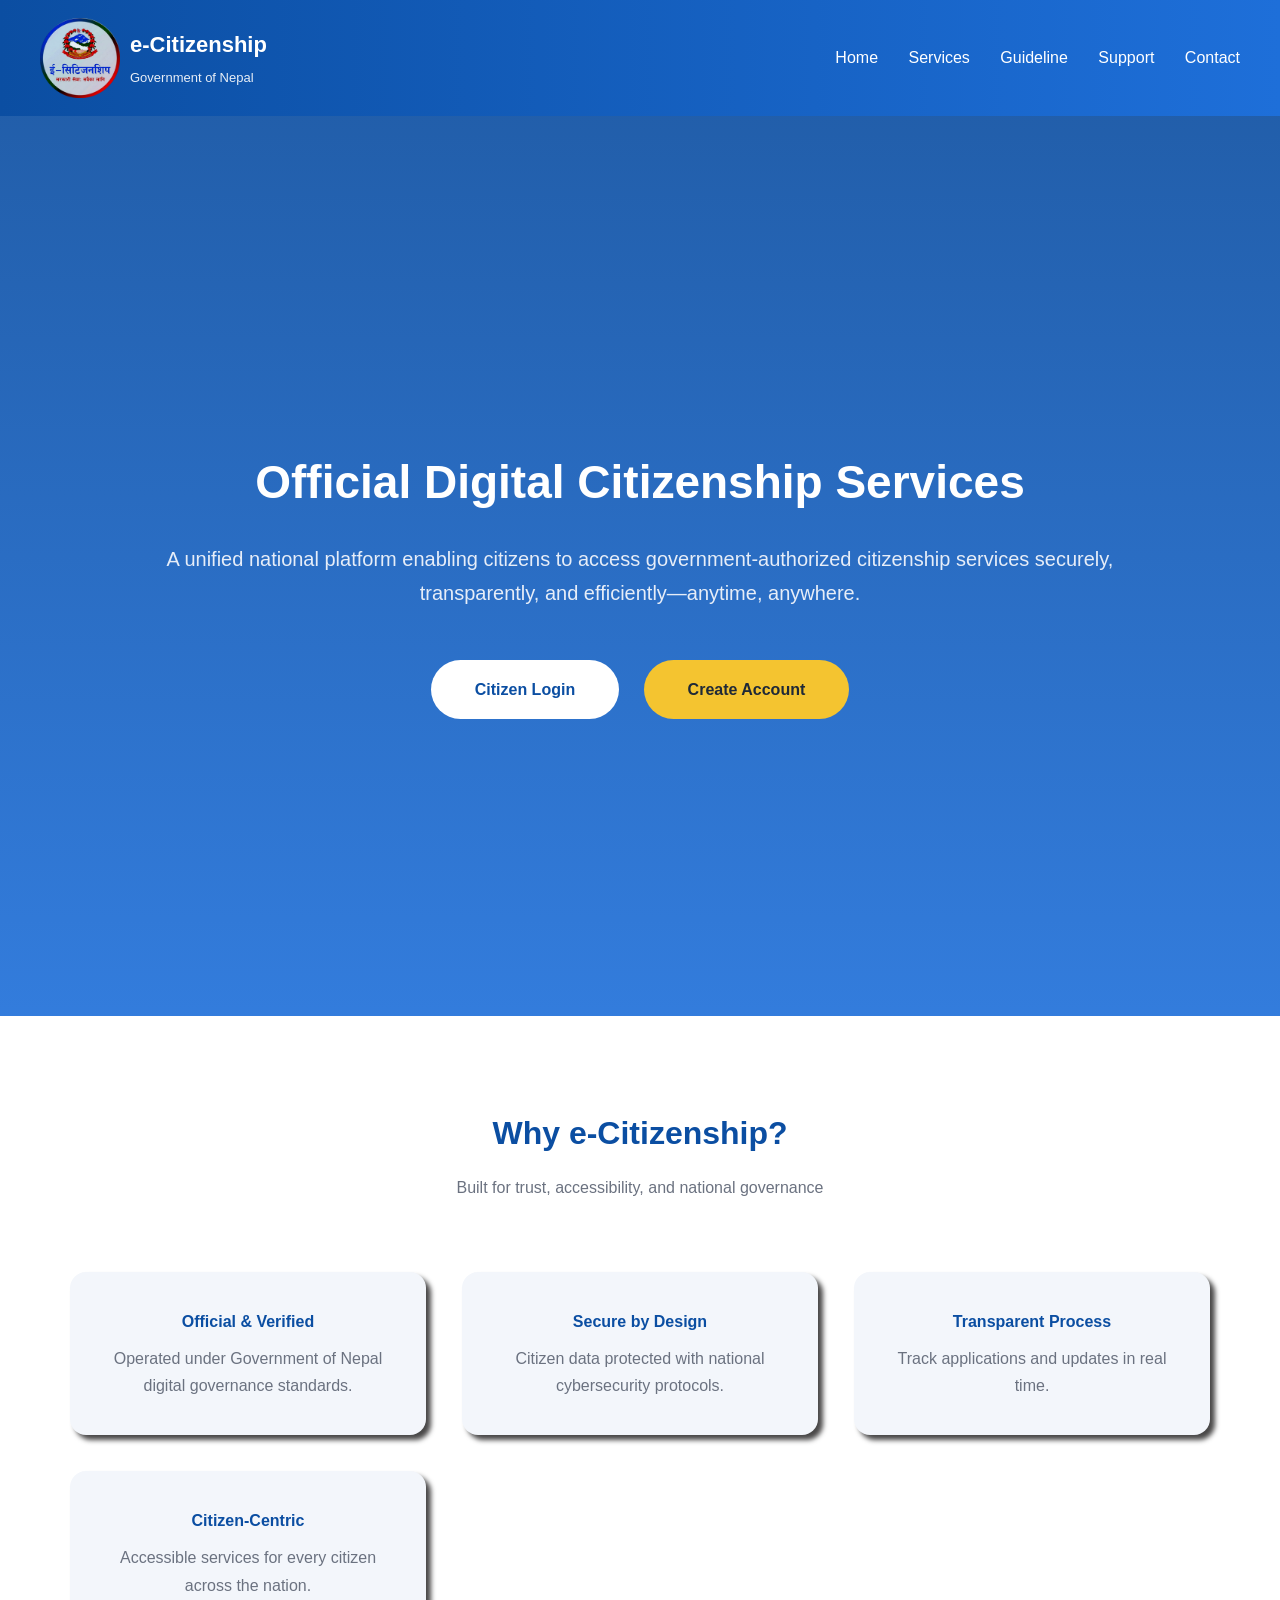
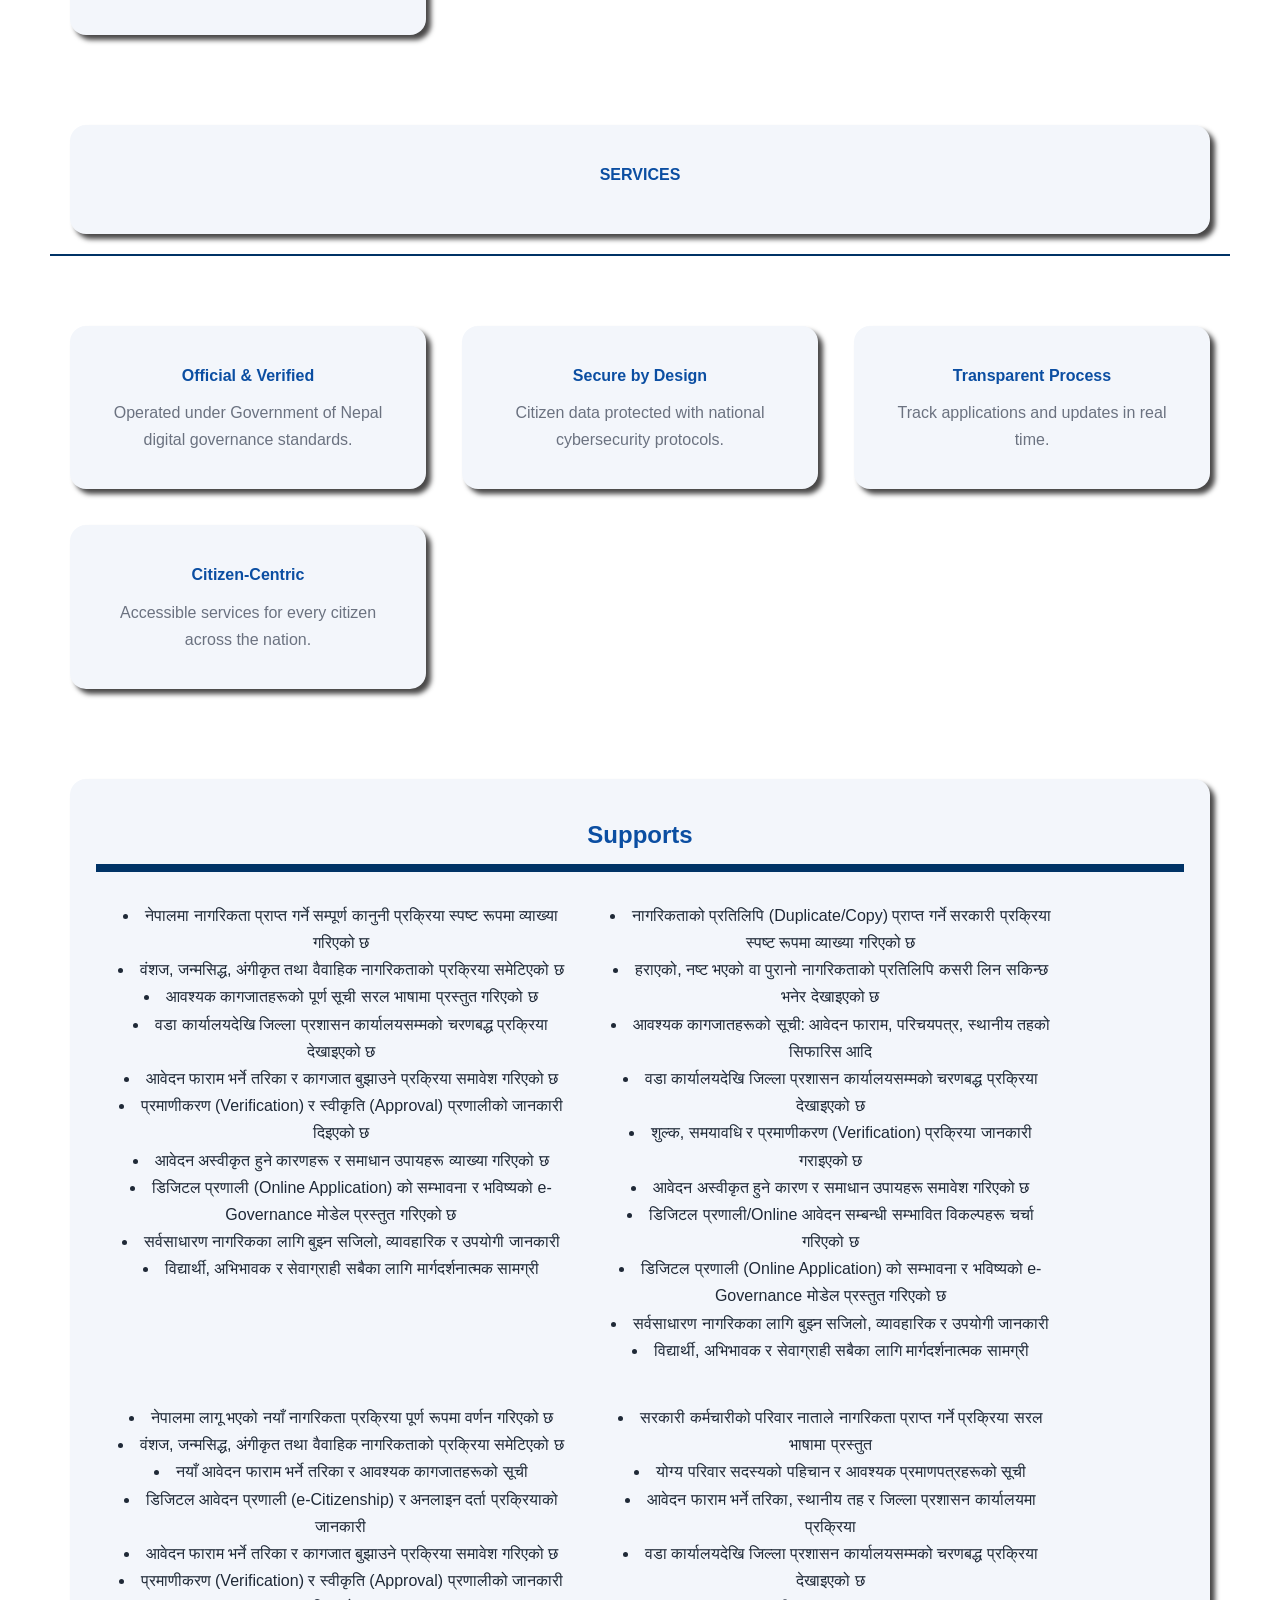
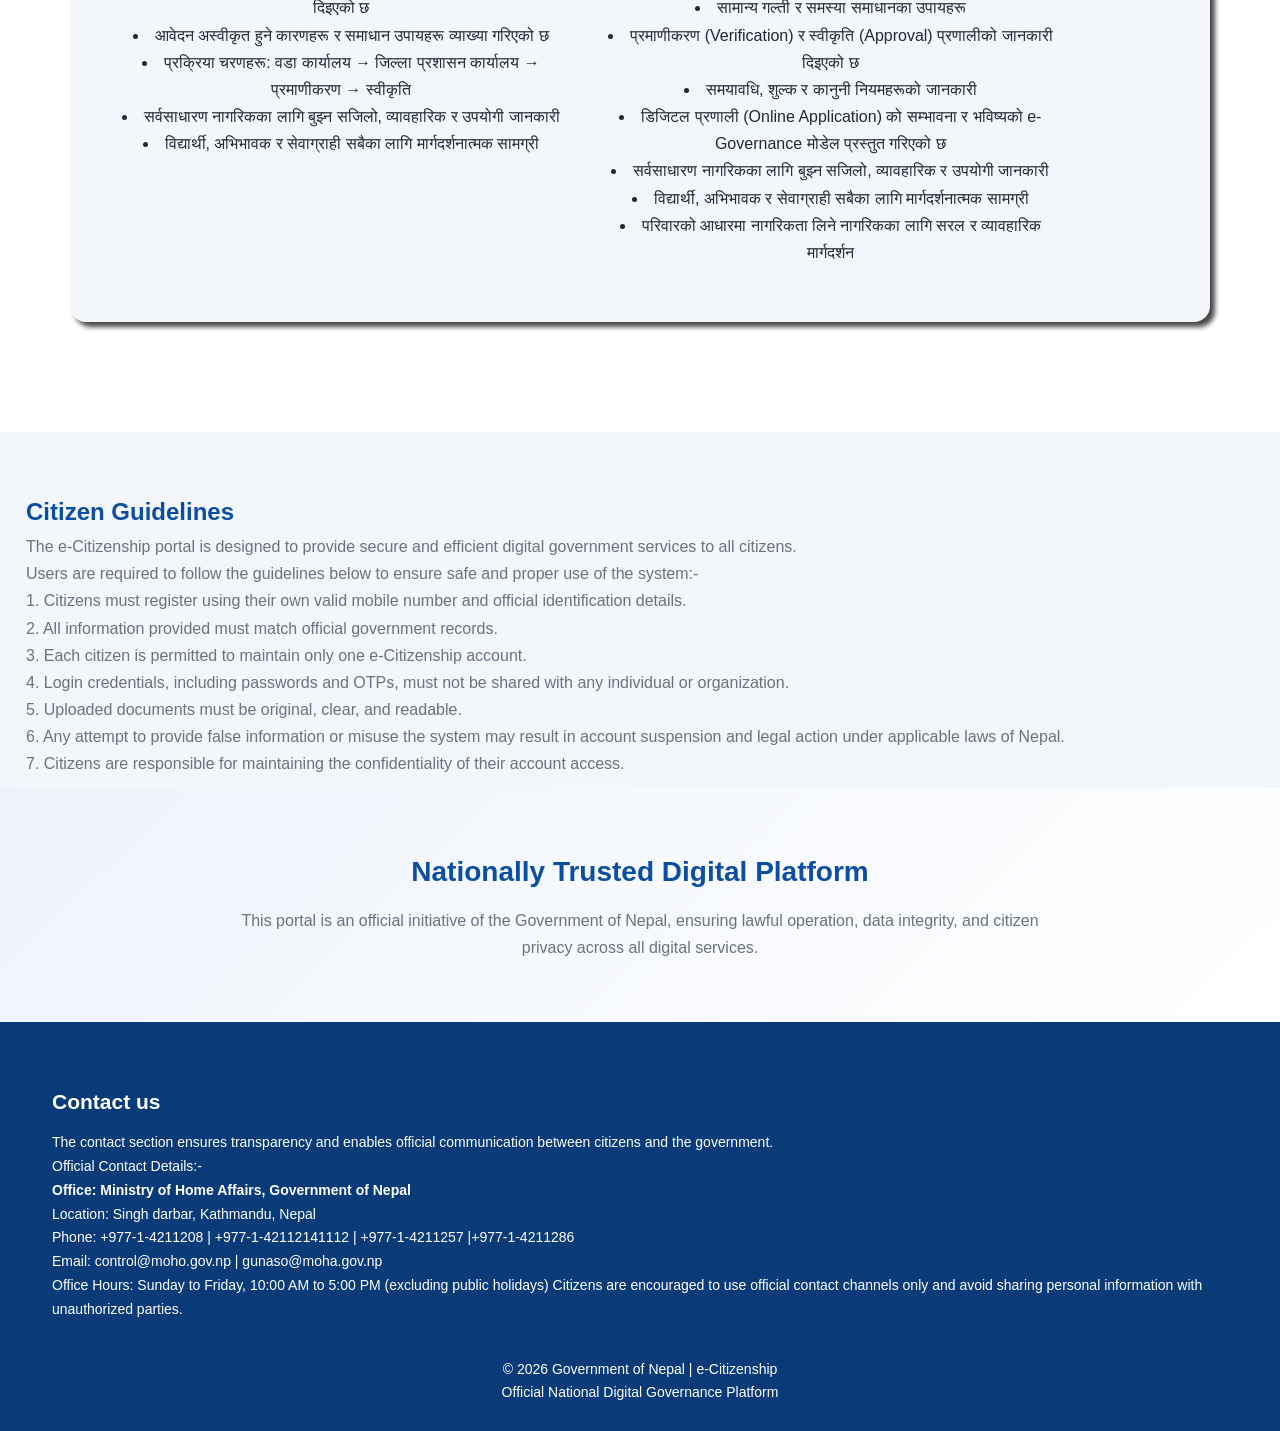
<file: Index.html>
<!DOCTYPE html>
<html lang="en">

<head>
  <meta charset="UTF-8">
  <title>E-Citizenship | Official Government Portal</title>
  <meta name="viewport" content="width=device-width, initial-scale=1.0">
  <link rel="stylesheet" href="style.css">
</head>

<body>
  <div class="loading">
        <div class="circle center">
            <div class="circle r1"></div>
        <div class="circle r2"></div>
    </div>
    </div>

  <header>
    <div class="logo-container">
      <img src="logo.png" class="logo">
      <div class="brand">
        <h1>e-Citizenship</h1>
        <span>Government of Nepal</span>
      </div>
    </div>
    <nav>
      <a href="#hero">Home</a>
      <a href="#features">Services</a>
      <a href="#guide">Guideline</a>
      <a href="#ram">Support</a>
      <a href="#footer">Contact</a>

    </nav>
  </header>

  <section class="hero" id="hero">
    <div>
      <h2>Official Digital Citizenship Services</h2>
      <p>
        A unified national platform enabling citizens to access
        government-authorized citizenship services securely,
        transparently, and efficiently—anytime, anywhere.
      </p>

      <div class="actions">
        <a href="login.html" class="btn btn-primary">Citizen Login</a>
        <a href="login.html" class="btn btn-secondary">Create Account</a>
      </div>
    </div>
  </section>

  <section class="features" id="features">
    <h3>Why e-Citizenship?</h3>
    <p>Built for trust, accessibility, and national governance</p>

    <div class="grid">
      <div class="feature">
        <h4>Official & Verified</h4>
        <p>Operated under Government of Nepal digital governance standards.</p>
      </div>
      <div class="feature">
        <h4>Secure by Design</h4>
        <p>Citizen data protected with national cybersecurity protocols.</p>
      </div>
      <div class="feature">
        <h4>Transparent Process</h4>
        <p>Track applications and updates in real time.</p>
      </div>
      <div class="feature">
        <h4>Citizen-Centric</h4>
        <p>Accessible services for every citizen across the nation.</p>
      </div>
    </div>

    <div class="grid" style="box-sizing: 23px; border-bottom:2px solid #003366;">
      <div class="feature">
        <h4>SERVICES</h4>
      </div>
    </div>
    <div class="grid">
      <div class="feature">
        <h4>Official & Verified</h4>
        <p>Operated under Government of Nepal digital governance standards.</p>
      </div>
      <div class="feature">
        <h4>Secure by Design</h4>
        <p>Citizen data protected with national cybersecurity protocols.</p>
      </div>
      <div class="feature">
        <h4>Transparent Process</h4>
        <p>Track applications and updates in real time.</p>
      </div>
      <div class="feature">
        <h4>Citizen-Centric</h4>
        <p>Accessible services for every citizen across the nation.</p>
      </div>
    </div>


    <div class="grid" id="ram">

      <div class="feature" id="sita">
        <div>
          <h4 style="border-bottom: 8px solid #003366; font-size: 1.5em; padding-top:0; 
          padding-bottom: 8px;">Supports</h4>
        </div>

        <div>

          <div class="youtube">
            <li>नेपालमा नागरिकता प्राप्त गर्ने सम्पूर्ण कानुनी प्रक्रिया स्पष्ट रूपमा व्याख्या गरिएको छ</li>
            <li> वंशज, जन्मसिद्ध, अंगीकृत तथा वैवाहिक नागरिकताको प्रक्रिया समेटिएको छ</li>
            <li> आवश्यक कागजातहरूको पूर्ण सूची सरल भाषामा प्रस्तुत गरिएको छ</li>
            <li> वडा कार्यालयदेखि जिल्ला प्रशासन कार्यालयसम्मको चरणबद्ध प्रक्रिया देखाइएको छ</li>
            <li> आवेदन फाराम भर्ने तरिका र कागजात बुझाउने प्रक्रिया समावेश गरिएको छ</li>
            <li> प्रमाणीकरण (Verification) र स्वीकृति (Approval) प्रणालीको जानकारी दिइएको छ</li>
            <li> आवेदन अस्वीकृत हुने कारणहरू र समाधान उपायहरू व्याख्या गरिएको छ</li>
            <li> डिजिटल प्रणाली (Online Application) को सम्भावना र भविष्यको e-Governance मोडेल प्रस्तुत गरिएको छ</li>
            <li> सर्वसाधारण नागरिकका लागि बुझ्न सजिलो, व्यावहारिक र उपयोगी जानकारी</li>
            <li>विद्यार्थी, अभिभावक र सेवाग्राही सबैका लागि मार्गदर्शनात्मक सामग्री</li>


          </div>
        </div>
        <div>


          <div class="youtube">
            <li>नागरिकताको प्रतिलिपि (Duplicate/Copy) प्राप्त गर्ने सरकारी प्रक्रिया स्पष्ट रूपमा व्याख्या गरिएको छ</li>
            <li>हराएको, नष्ट भएको वा पुरानो नागरिकताको प्रतिलिपि कसरी लिन सकिन्छ भनेर देखाइएको छ</li>
            <li> आवश्यक कागजातहरूको सूची: आवेदन फाराम, परिचयपत्र, स्थानीय तहको सिफारिस आदि</li>
            <li> वडा कार्यालयदेखि जिल्ला प्रशासन कार्यालयसम्मको चरणबद्ध प्रक्रिया देखाइएको छ</li>
            <li> शुल्क, समयावधि र प्रमाणीकरण (Verification) प्रक्रिया जानकारी गराइएको छ</li>
            <li> आवेदन अस्वीकृत हुने कारण र समाधान उपायहरू समावेश गरिएको छ</li>
            <li>डिजिटल प्रणाली/Online आवेदन सम्बन्धी सम्भावित विकल्पहरू चर्चा गरिएको छ</li>
            <li> डिजिटल प्रणाली (Online Application) को सम्भावना र भविष्यको e-Governance मोडेल प्रस्तुत गरिएको छ</li>
            <li> सर्वसाधारण नागरिकका लागि बुझ्न सजिलो, व्यावहारिक र उपयोगी जानकारी</li>
            <li>विद्यार्थी, अभिभावक र सेवाग्राही सबैका लागि मार्गदर्शनात्मक सामग्री</li>


          </div>

        </div>
        <div>


          <div class="youtube">
            <li>नेपालमा लागू भएको नयाँ नागरिकता प्रक्रिया पूर्ण रूपमा वर्णन गरिएको छ</li>
            <li> वंशज, जन्मसिद्ध, अंगीकृत तथा वैवाहिक नागरिकताको प्रक्रिया समेटिएको छ</li>
            <li> नयाँ आवेदन फाराम भर्ने तरिका र आवश्यक कागजातहरूको सूची</li>
            <li> डिजिटल आवेदन प्रणाली (e-Citizenship) र अनलाइन दर्ता प्रक्रियाको जानकारी</li>
            <li> आवेदन फाराम भर्ने तरिका र कागजात बुझाउने प्रक्रिया समावेश गरिएको छ</li>
            <li> प्रमाणीकरण (Verification) र स्वीकृति (Approval) प्रणालीको जानकारी दिइएको छ</li>
            <li> आवेदन अस्वीकृत हुने कारणहरू र समाधान उपायहरू व्याख्या गरिएको छ</li>
            <li> प्रक्रिया चरणहरू: वडा कार्यालय → जिल्ला प्रशासन कार्यालय → प्रमाणीकरण → स्वीकृति</li>
            <li> सर्वसाधारण नागरिकका लागि बुझ्न सजिलो, व्यावहारिक र उपयोगी जानकारी</li>
            <li>विद्यार्थी, अभिभावक र सेवाग्राही सबैका लागि मार्गदर्शनात्मक सामग्री</li>


          </div>
        </div>

        <div>


          <div class="youtube">
            <li>सरकारी कर्मचारीको परिवार नाताले नागरिकता प्राप्त गर्ने प्रक्रिया सरल भाषामा प्रस्तुत</li>
            <li> योग्य परिवार सदस्यको पहिचान र आवश्यक प्रमाणपत्रहरूको सूची</li>
            <li>आवेदन फाराम भर्ने तरिका, स्थानीय तह र जिल्ला प्रशासन कार्यालयमा प्रक्रिया</li>
            <li> वडा कार्यालयदेखि जिल्ला प्रशासन कार्यालयसम्मको चरणबद्ध प्रक्रिया देखाइएको छ</li>
            <li> सामान्य गल्ती र समस्या समाधानका उपायहरू</li>
            <li> प्रमाणीकरण (Verification) र स्वीकृति (Approval) प्रणालीको जानकारी दिइएको छ</li>
            <li>समयावधि, शुल्क र कानुनी नियमहरूको जानकारी</li>
            <li> डिजिटल प्रणाली (Online Application) को सम्भावना र भविष्यको e-Governance मोडेल प्रस्तुत गरिएको छ</li>
            <li> सर्वसाधारण नागरिकका लागि बुझ्न सजिलो, व्यावहारिक र उपयोगी जानकारी</li>
            <li>विद्यार्थी, अभिभावक र सेवाग्राही सबैका लागि मार्गदर्शनात्मक सामग्री</li>
            <li>परिवारको आधारमा नागरिकता लिने नागरिकका लागि सरल र व्यावहारिक मार्गदर्शन</li>


          </div>

        </div>


      </div>
    </div>

    </div>
  </section>
  <div class="guide" id="guide">
    <h2>Citizen Guidelines<span style="color:red"></span></h2>
    <p>The e-Citizenship portal is designed to provide secure and efficient digital government services to all
      citizens.<br>
      Users are required to follow the guidelines below to ensure safe and proper use of the system:-<br>

      1. Citizens must register using their own valid mobile number and official identification details.<br>

      2. All information provided must match official government records.<br>

      3. Each citizen is permitted to maintain only one e-Citizenship account.<br>

      4. Login credentials, including passwords and OTPs, must not be shared with any individual or organization.<br>

      5. Uploaded documents must be original, clear, and readable.<br>

      6. Any attempt to provide false information or misuse the system may result in account suspension and legal action
      under applicable laws of Nepal.<br>

      7. Citizens are responsible for maintaining the confidentiality of their account access.</p>
  </div>

  <section class="trust" id="trust">
    <h3>Nationally Trusted Digital Platform</h3>
    <p>
      This portal is an official initiative of the Government of Nepal,
      ensuring lawful operation, data integrity, and citizen privacy
      across all digital services.
    </p>
  </section>

  <footer id="footer">
    <div class="contact" id="contact">
      <h2>Contact us</h2>
      <br>
      <p>The contact section ensures transparency and enables official communication between citizens and the
        government.<br>
        Official Contact Details:-<br>
      <h4>Office: Ministry of Home Affairs, Government of Nepal</h4>
      Location: Singh darbar, Kathmandu, Nepal<br>
      Phone: +977-1-4211208 | +977-1-42112141112 | +977-1-4211257 |+977-1-4211286 <br>
      Email: control@moho.gov.np | gunaso@moha.gov.np<br>
      Office Hours: Sunday to Friday, 10:00 AM to 5:00 PM (excluding public holidays)
      Citizens are encouraged to use official contact channels only and avoid sharing personal information with
      unauthorized parties.</p>
    </div>

    © 2026 Government of Nepal | e-Citizenship
    <br>

    Official National Digital Governance Platform
    
  </footer>

</body>

</html>
</file>
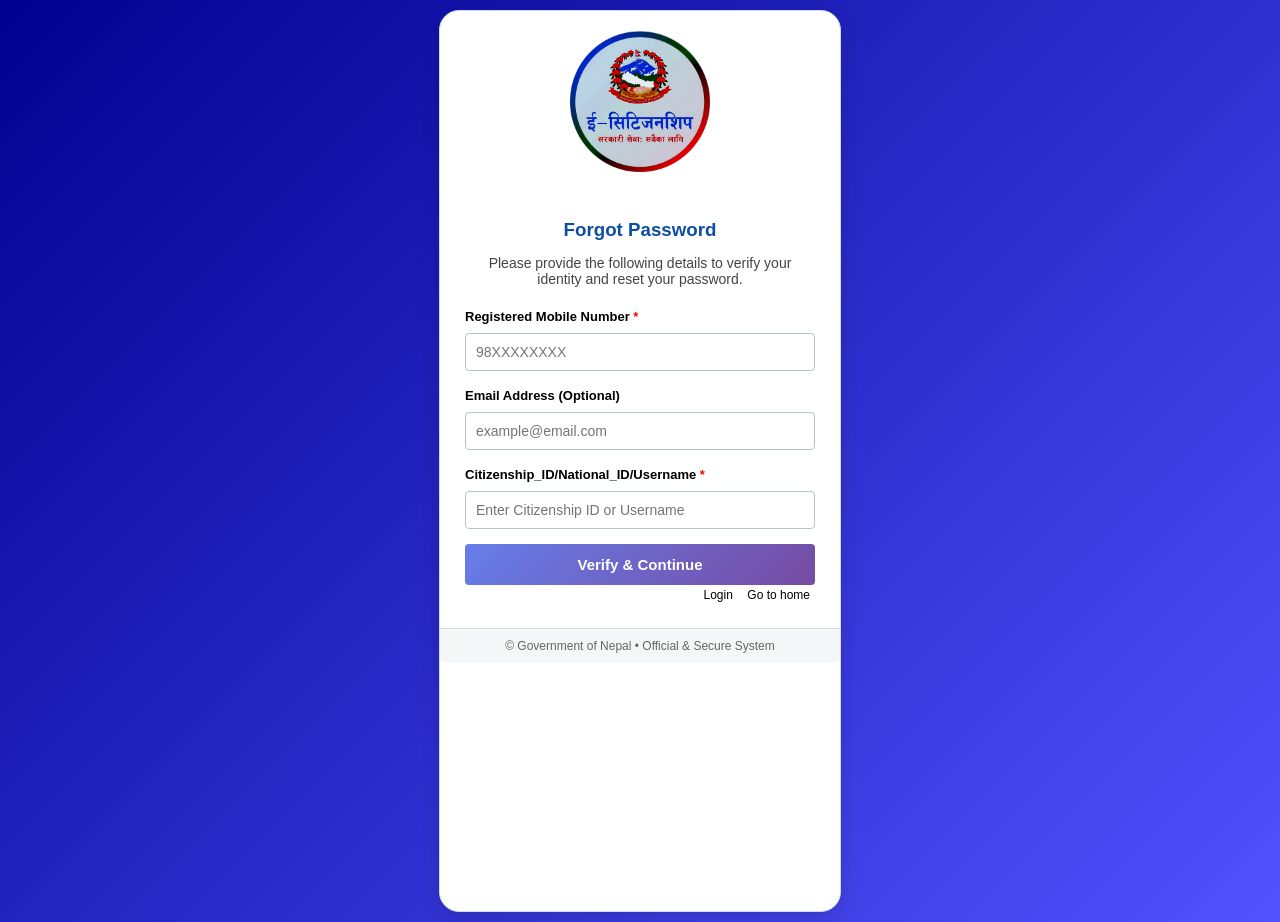
<file: forgot.html>
<!DOCTYPE html>
<html lang="en">

<head>
  <meta charset="UTF-8">
  <meta name="viewport" content="width=device-width, initial-scale=1.0">
  <title>Forgot Password | e-Citizenship</title>
  <style>
    body {
      margin: 0;
      font-family: 'Segoe UI', Tahoma, Geneva, Verdana, sans-serif;
      background: linear-gradient(135deg, #010190 0%, #0000ffad 100%);
      background-size: cover;
      background-repeat: no-repeat;
      height: 100%;
    }

    .container {
      max-width: 400px;
      min-height: 100vh;
      background: #ffffff;
      border: 1px solid #cfd8e3;
      border-radius: 20px;
      overflow: hidden;
      box-shadow: 0 6px 18px rgba(0, 0, 0, 0.15);
      margin: 10px auto;
    }

    .logo {
      width: 35%;
      padding-top: 20px;
      margin: 0 auto;
    }

    .body {
      padding: 25px;
    }

    .body h3 {
      text-align: center;
      color: #0b4ea2;
      margin-bottom: 10px;
    }

    .body p {
      text-align: center;
      font-size: 14px;
      color: #444;
      margin-bottom: 20px;
    }

    .form label {
      font-size: 13px;
      font-weight: bold;
    }

    .form input {
      width: 100%;
      padding: 10px;
      margin: 8px 0 15px 0;
      border: 1px solid #b5c3d1;
      border-radius: 4px;
      font-size: 14px;
      box-sizing: border-box;
    }

    .form .btn {
      width: 100%;
      padding: 12px;
      background: linear-gradient(135deg, #667eea 0%, #764ba2 100%);
      color: #ffffff;
      border: none;
      border-radius: 4px;
      font-size: 15px;
      font-weight: bold;
      cursor: pointer;
      transition: transform 0.2s, box-shadow 0.2s;

    }

    .btn:hover {
      transform: translateY(-2px);
      box-shadow: 0 10px 20px rgba(102, 126, 234, 0.3);
    }

    .link {
      text-align: center;
      margin-top: 15px;
    }

    .link a {
      text-decoration: none;
      color: #0b4ea2;
      font-size: 14px;
    }

    .footer {
      background: #f4f6f8;
      padding: 10px;
      text-align: center;
      font-size: 12px;
      color: #666;
      border-top: 1px solid #d6dde6;
      border-radius: 0 0 6px 6px;
    }

    /* Responsive adjustments */
    @media (max-width: 480px) {
      .container {
        margin: 10px;
        max-width: 100%;
      }

      .header {
        padding: 12px;
      }

      .header .title {
        font-size: 12px;
      }

      .header .subtitle {
        font-size: 14px;
      }

      .body {
        padding: 20px;
      }

      .body h3 {
        font-size: 18px;
      }

      .body p {
        font-size: 13px;
      }

      .form label {
        font-size: 12px;
      }

      .form input {
        padding: 8px;
        font-size: 13px;
      }

      .form .btn {
        width: 100%;
        padding: 14px;
        background: linear-gradient(135deg, #667eea 0%, #764ba2 100%);
        color: white;
        border: none;
        border-radius: 8px;
        font-size: 16px;
        font-weight: 600;
        cursor: pointer;
        transition: transform 0.2s, box-shadow 0.2s;
        margin-top: 10px;
      }

      .link a {
        font-size: 13px;
      }

      .footer {
        font-size: 11px;
        padding: 8px;
      }
    }

    .gohome a {
      color: black;
      text-decoration: none;
      font-size: 12px;
      padding: 5px;
    }

    .gohome {
      position: relative;
      text-align:right;
    }

    .gohome a:hover {
      color: rgb(44, 44, 207);
      text-decoration: underline;
    }
  </style>
</head>

<body>
  <div class="container">
    <!-- Header -->
    <div class="logo">
      <img src="logo.png" alt="logo" width="100%">
    </div>

    <!-- Body -->
    <div class="body">
      <h3>Forgot Password</h3>
      <p>Please provide the following details to verify your identity and reset your password.</p>

      <form class="form" id="forgotForm">
        <!-- Mobile Number -->
        <label>Registered Mobile Number <span style="color:red;">*</span></label>
        <input type="number" required placeholder="98XXXXXXXX">

        <!-- Email -->
        <label>Email Address (Optional)</label>
        <input type="email" placeholder="example@email.com">

        <!-- Citizenship / Username -->
        <label>Citizenship_ID/National_ID/Username <span style="color:red;">*</span></label>
        <input type="text" required placeholder="Enter Citizenship ID or Username">

        <button type="submit" class="btn">Verify & Continue</button>
        <div class="gohome">
          <a href="login.html">Login</a>
          <a href="index.html">Go to home</a>
        </div>
      </form>

    </div>

    <!-- Footer -->
    <div class="footer">
      © Government of Nepal • Official & Secure System
    </div>
  </div>

</body>

</html>
</file>
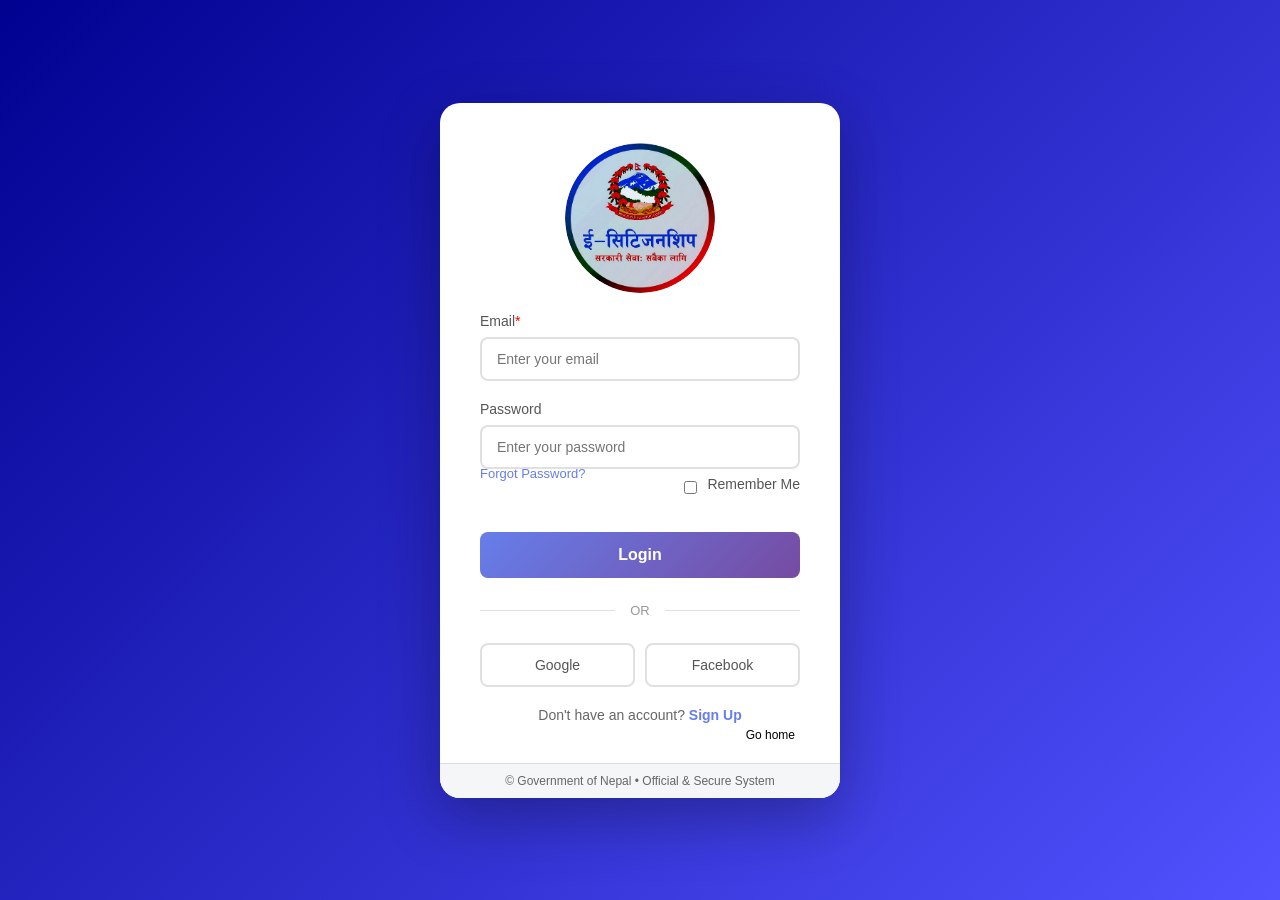
<file: login.html>
<!DOCTYPE html>
<html lang="en">

<head>
    <meta charset="UTF-8">
    <meta name="viewport" content="width=device-width, initial-scale=1.0">
    <title>Login & Sign Up</title>
    <link rel="stylesheet" href="login.css">
</head>

<body>
    <div class="container">
        <!-- Login Form -->
        <div id="loginForm" class="form-container">
            <img src="fin.png" alt="Logo" class="Logo">

            <form>
                <div class="input-group">
                    <label for="loginEmail">Email<span style="color:red;">*</span> </label>
                    <input type="email" id="loginEmail" class="textbox" class="colorchange "
                        placeholder="Enter your email" required autocomplete="off">
                </div>

                <div class="input-group">
                    <label for="loginPassword">Password</label>
                    <input type="password" class="textbox" class="colorchange" id="loginPassword"
                        placeholder="Enter your password" required autocomplete="off">
                    <div class="two-btn">
                        <div class="forgot-password">
                            <a href="forgot.html">Forgot Password?</a>
                        </div>
                        <div class="remember-me">
                            <input type="checkbox" id="rememberMe">
                            <label for="rememberMe">Remember Me</label>
                        </div>
                    </div>


                </div>

                <button type="submit" class="btn">Login</button>
            </form>

            <div class="divider">
                <span>OR</span>
            </div>

            <div class="social-login">
                <button class="social-btn">Google</button>
                <button class="social-btn">Facebook</button>
            </div>

            <div class="switch-form">
                Don't have an account? <a href="#">Sign Up</a>
            </div>
            <div class="gohome">
                <a href="Index.html">Go home</a>
            </div>
        </div>
        <div class="footer">
      © Government of Nepal • Official & Secure System
    </div>
    </div>
    
</body>

</html>
</file>
<file: style.css>
:root {
    --primary: #0b4ea2;
    --secondary: #1e6fd9;
    --accent: #f4c430;
    --dark: #1f2937;
    --muted: #6b7280;
    --bg: #f3f6fb;
}

/* RESET */
* {
    margin: 0;
    padding: 0;
    box-sizing: border-box;
}

/* BASE */
body {
    font-family: "Segoe UI", Arial, sans-serif;
    background: var(--bg);
    color: var(--dark);
    line-height: 1.7;
}

/* Loading */
.loading{
    height: 100vh;
    width:100vw;
    display:flex;
    justify-content: center;
    align-items: center;
     background: linear-gradient(135deg, #010190 0%, #3009de 100%);
    position: fixed;
    top: 0;
    left:0;
    z-index:9999;
    animation: show 3.5s forwards;
}
@keyframes show {
    0%   { opacity: 1; visibility: visible; }
  90%  { opacity: 1; visibility: visible; }
  100% { opacity: 0; visibility: hidden;}
    
}
.circle{
    border-radius: 50%;
    width: 100px;
    height: 100px;
    background-color: black;
    padding: 20px;
}
.center{
    position: relative;
    background-color: green;
}
.r1,.r2{
    position: absolute;
    top:0;
    left: 0;
    
}
.r1{
    animation: rotatex 3s infinite ease;
    background-color: red;
}
.r2{
    animation: rotatey 3s infinite ease;
    background-color: blue;
}
@keyframes rotatex {
    0%{
        top:-150px;
        left:0px;
    }
    25%{
        top:0px;
        left:180px;
    }
    50%{
        top:180px;
        left:0;
    }
    75%{
        top:0;
        left:-150px;
    }
    100%{
        top:-150px;
        left:0px;
    }

    
}
@keyframes rotatey {
    0%{
        top:150px;
        left:0px;
    }
    25%{
        top:0px;
        left:-180px;
    }
    50%{
        top:-180px;
        left:0;
    }
    75%{
        top:0;
        left:150px;
    }
    100%{
        top:150px;
        left:0px;
    }
    
}
/* HEADER */
header {
    position: sticky;
    top: 0;
    width: 100%;
    z-index: 1000;
    background: linear-gradient(90deg, var(--primary), var(--secondary));
    padding: 18px 40px;
    display: flex;
    justify-content: space-between;
    align-items: center;
}

.logo-container{
    display: flex;
    align-items: center;
    gap:10px;
}
.logo {
    width: 80px;
    height: 80px;
}

.brand {
    color: #fff;
}

.brand h1 {
    font-size: 22px;
    font-weight: 700;
}

.brand span {
    font-size: 13px;
    opacity: .9;
}

nav a {
    color: #fff;
    text-decoration: none;
    margin-left: 26px;
    font-weight: 500;
}

nav a:hover {
    border-bottom: 2px solid #fff;   
}

/* HERO */
.hero {
    min-height: 100vh;
    display: flex;
    align-items: center;
    justify-content: center;
    text-align: center;
    padding: 120px 30px 80px;
    background:
        linear-gradient(rgba(11, 78, 162, .9), rgba(30, 111, 217, .9));
    color: #fff;
}

.hero h2 {
    font-size: 46px;
    margin-bottom: 20px;
}

.hero p {
    max-width: 80%;
    margin: auto;
    font-size: 20px;
    color: #e6edf8;
}

/* BUTTONS */
.actions {
    margin-top: 40px;
}

.btn {
    display: inline-block;
    padding: 16px 44px;
    margin: 10px;
    border-radius: 40px;
    text-decoration: none;
    font-weight: 600;
    transition: .3s;
}

.btn-primary {
    background: #fff;
    color: var(--primary);
}

.btn-secondary {
    background: var(--accent);
    color: #1f2937;
}

.btn:hover {
    transform: translateY(-4px);
    box-shadow: 0 14px 30px rgba(0, 0, 0, .35);
}

/* FEATURES */
.features {
    padding: 90px 50px;
    background: #fff;
    text-align: center;
}

.features h3 {
    font-size: 32px;
    color: var(--primary);
    margin-bottom: 14px;
}

.features p {
    color: var(--muted);
}

.grid {
    display: flex;
    gap: 20px;
    padding: 20px;
    flex-wrap: wrap;
    margin-top: 50px;
    display: grid;
    grid-template-columns: repeat(auto-fit, minmax(260px, 1fr));
    gap: 36px;
}

.feature {
    
    padding: 36px 26px;
    border-radius: 16px;
    background: var(--bg);  
    box-shadow:  5px 5px 5px rgb(73, 72, 72);
}

.feature h4 {
    color: var(--primary);
    margin-bottom: 10px;
}
.grid .feature .youtube{
    float: left;
  width: 45%;
  background:transparent;
  padding: 20px;
  text-align: center;
}


.ram {
    display: none;
}

/* TRUST */
.trust {
    padding: 60px 40px;
    background: linear-gradient(135deg, #eef3fb, #ffffff);
    text-align: center;
}

.trust h3 {
    font-size: 28px;
    color: var(--primary);
    margin-bottom: 12px;
}

.trust p {
    max-width: 820px;
    margin: auto;
    color: var(--muted);
}

/* FOOTER */
footer {
    background: #083b78;
    color: #fff;
    text-align: center;
    padding: 26px;
    font-size: 14px;
}

.contact {

    padding: 36px 26px;
    border-radius: 16px;
    background: transparent;
    text-align: left;

}

.contact p {
    display: flex;
    align-items: left;
    text-align: left;
}

.contact h2 {
    margin-bottom: -12px;
}

.guide {
    padding: 10px 26px;
    border-radius: 16px;
    background: var(--bg);
    color: var(--muted);
    margin-top: 50px;
}

.guide h2 {
    color:var(--primary);
}

/* RESPONSIVE */
@media(max-width:768px) {
    header {
        flex-direction: column;
        text-align: center;
        position: static;
    }

    nav {
        margin-top: 10px
    }

    .hero h2 {
        font-size: 32px
    }
}
</file>
<file: login.css>
* {
     margin: 0;
     padding: 0;
     box-sizing: border-box;
 }

 body {
     font-family: 'Segoe UI', Tahoma, Geneva, Verdana, sans-serif;
     background: linear-gradient(135deg, #010190 0%, #0000ffad 100%);
     display: flex;
     justify-content: center;
     align-items: center;
     min-height: 100vh;
     padding: 20px;
 }

 .Logo {
     display: flex;

     width: 150px;
     height: 150px;
     background-color: #ffffff;

     border-radius: 50%;
     align-items: center;
     justify-content: center;

     overflow: hidden;
     margin: 0 auto 20px;
     /*object-fit: cover;*/

 }

 .logo img {
     width: 100%;
     height: 100%;
     object-fit: contain;
 }

 .container {
     background: white;
     border-radius: 20px;
     box-shadow: 0 20px 60px rgba(0, 0, 0, 0.3);
     overflow: hidden;
     width: 100%;
     max-width: 400px;
     position: relative;
 }

 .form-container {
     padding: 40px;
 }

 .form-container.hidden {
     display: none;
 }

 h2 {
     color: #333;
     margin-bottom: 10px;
     font-size: 28px;
     text-align: center;
 }

 .subtitle {
     color: #666;
     text-align: center;
     margin-bottom: 30px;
     font-size: 14px;
 }

 .input-group {
     margin-bottom: 20px;
 }

 label {
     display: block;
     color: #555;
     font-size: 14px;
     margin-bottom: 8px;
     font-weight: 500;
 }

 /* #rememberme{
    box-sizing: border-box !important;
 } */
.textbox{
    width: 100%;
}
 input {
     padding: 12px 15px;
     border: 2px solid #e0e0e0;
     border-radius: 8px;
     font-size: 14px;
     transition: all 0.3s;
     outline: none;
 }

 input.colorchange:focus {
     border-color: #667eea;
     box-shadow: 0 0 0 3px rgba(102, 126, 234, 0.1);
 }


 .btn {
     width: 100%;
     padding: 14px;
     background: linear-gradient(135deg, #667eea 0%, #764ba2 100%);
     color: white;
     border: none;
     border-radius: 8px;
     font-size: 16px;
     font-weight: 600;
     cursor: pointer;
     transition: transform 0.2s, box-shadow 0.2s;
     margin-top: 10px;
 }
.two-btn{
    margin: 5px 0;
    display:flex;
    justify-content: space-between;
    align-items: center;
}
 .btn:hover {
     transform: translateY(-2px);
     box-shadow: 0 10px 20px rgba(102, 126, 234, 0.3);
 }

 .btn:active {
     transform: translateY(0);
 }

 .switch-form {
     text-align: center;
     margin-top: 20px;
     color: #666;
     font-size: 14px;
 }

 .switch-form a {
     color: #667eea;
     text-decoration: none;
     font-weight: 600;
     cursor: pointer;
 }

 .switch-form a:hover {
     text-decoration: underline;
 }

 .forgot-password {
     margin-top: -10px;
     margin-bottom: 20px;
 }

 .forgot-password a {
     color: #667eea;
     text-decoration: none;
     font-size: 13px;
 }

 .forgot-password a:hover {
     text-decoration: underline;
 }

 .options-row {
     display: flex;
     flex-direction: column;
     gap: 0;
     margin: 10px 0 20px;
     font-size: 14px;
 }

 .remember-me {
    display: flex;
    align-items: center;
    gap: 10px;
}
 .remember-me input {
     cursor: pointer;
     display: block;
 }
.remember-me label{
    display: block;
}
 .terms {
     display: flex;
     justify-content: flex-start;
     flex-direction: row;
     /* align-items: center; */
     gap: 8px;
     margin: 10px 0 20px;
 }

 .terms #terms {
     cursor: pointer;
 }

 .terms a {
     color: #3b82f6;
     text-decoration: none;
 }




 .divider {
     display: flex;
     align-items: center;
     margin: 25px 0;
     color: #999;
     font-size: 13px;
 }

 .divider::before,
 .divider::after {
     content: '';
     flex: 1;
     height: 1px;
     background: #e0e0e0;
 }

 .divider span {
     padding: 0 15px;
 }

 .social-login {
     display: flex;
     gap: 10px;
 }

 .social-btn {
     flex: 1;
     padding: 12px;
     border: 2px solid #e0e0e0;
     border-radius: 8px;
     background: white;
     cursor: pointer;
     transition: all 0.3s;
     font-size: 14px;
     font-weight: 500;
     color: #555;
 }

 .social-btn:hover {
     border-color: #667eea;
     color: #667eea;
     transform: translateY(-2px);
 }
.gohome a{
      color: black;
      text-decoration:none;
      font-size: 12px;
      position:absolute;
      padding:5px;
      right:0;
    }
    .gohome{
      position: relative;
    }
    .gohome a:hover{
      color:rgb(44, 44, 207);
      text-decoration: underline;
    }
    .footer {
      background: #f4f6f8;
      padding: 10px;
      text-align: center;
      font-size: 12px;
      color: #666;
      border-top: 1px solid #d6dde6;
      border-radius: 0 0 6px 6px;
    }
</file>
